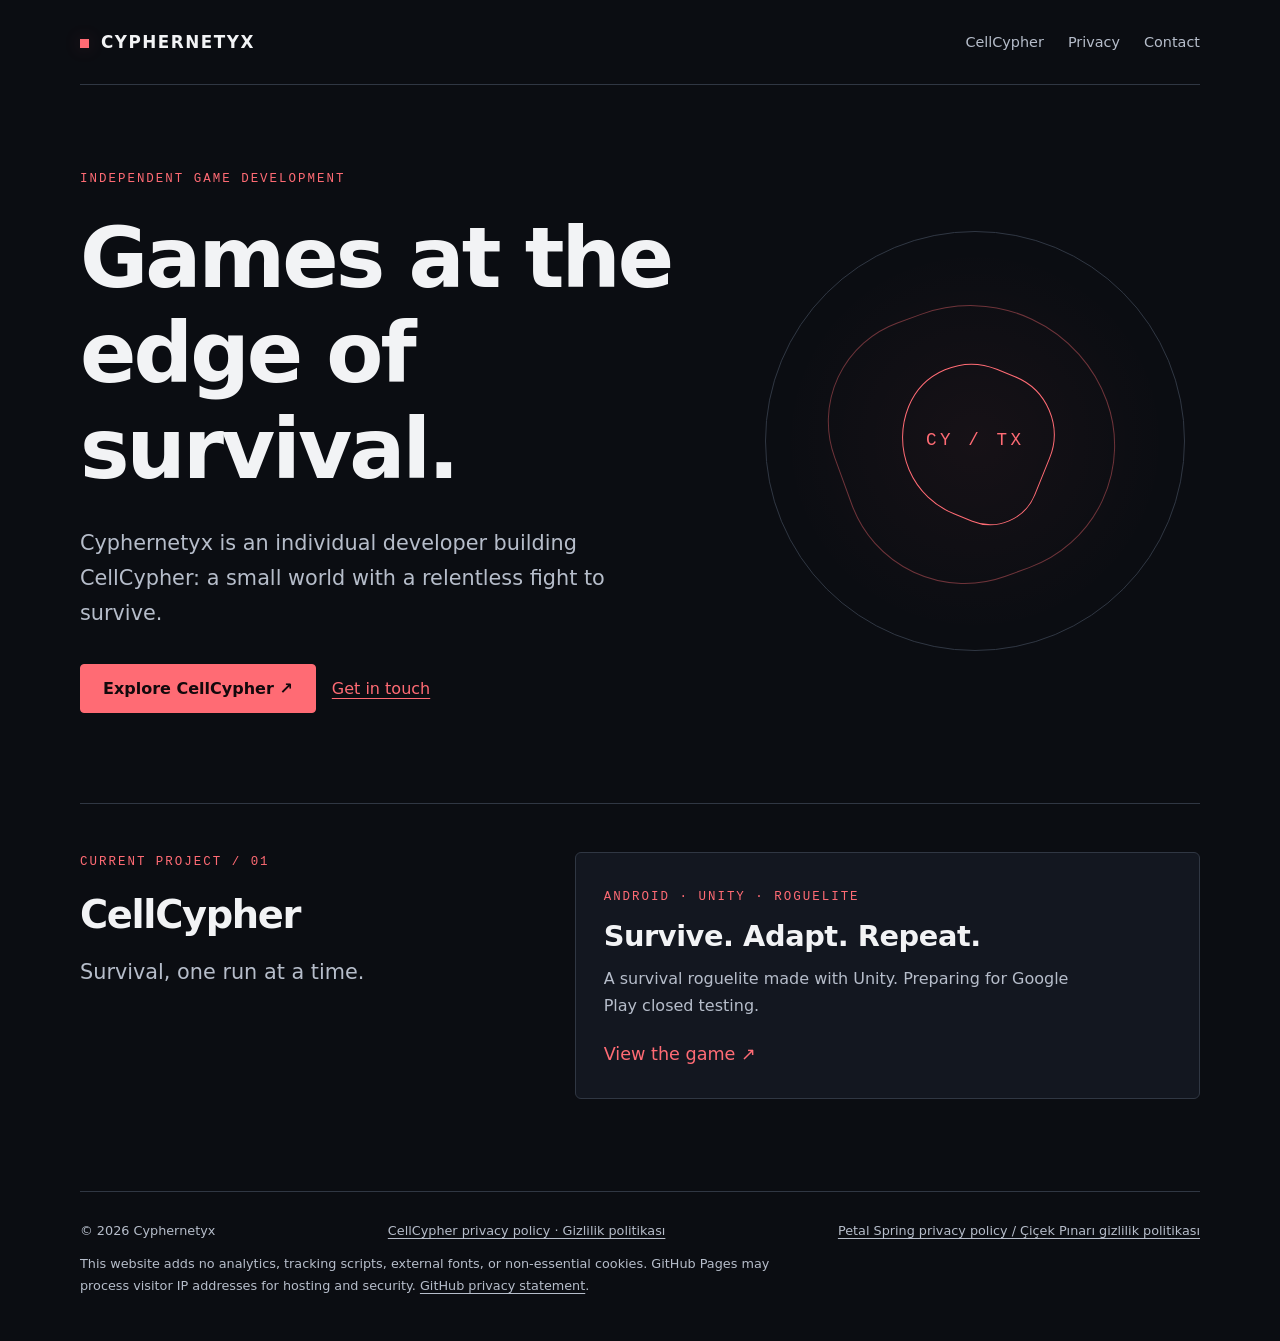
<file: index.html>
<!doctype html>
<html lang="en">
<head><meta charset="utf-8"><meta name="viewport" content="width=device-width,initial-scale=1"><meta name="description" content="Cyphernetyx — independent game development. Discover CellCypher, an Android survival roguelite."><title>Cyphernetyx — Independent games</title><link rel="stylesheet" href="assets/style.css"></head>
<body>
<a class="skip" href="#main">Skip to content</a>
<header><a class="brand" href="./" aria-label="Cyphernetyx home">CYPHERNETYX</a><nav aria-label="Main navigation"><a href="cellcypher/">CellCypher</a><a href="cellcypher/privacy-policy/">Privacy</a><a href="contact/">Contact</a></nav></header>
<main id="main">
<section class="hero" aria-labelledby="hero-title"><div class="hero-copy"><p class="eyebrow">Independent game development</p><h1 id="hero-title">Games at the edge of survival.</h1><p class="lead">Cyphernetyx is an individual developer building CellCypher: a small world with a relentless fight to survive.</p><div class="actions"><a class="button" href="cellcypher/">Explore CellCypher <span aria-hidden="true">&nbsp;↗</span></a><a href="contact/">Get in touch</a></div></div><div class="sigil" aria-hidden="true"><span>CY / TX</span></div></section>
<section class="section split" aria-labelledby="project-title"><div><p class="eyebrow">Current project / 01</p><h2 id="project-title">CellCypher</h2><p class="lead">Survival, one run at a time.</p></div><a class="project" href="cellcypher/"><span class="eyebrow">Android · Unity · Roguelite</span><h3>Survive. Adapt. Repeat.</h3><p>A survival roguelite made with Unity. Preparing for Google Play closed testing.</p><span class="arrow">View the game <span aria-hidden="true">↗</span></span></a></section>

</main>
<footer><div class="foot-row"><span>© 2026 Cyphernetyx</span><a href="cellcypher/privacy-policy/">CellCypher privacy policy · Gizlilik politikası</a><a href="petal-spring/privacy-policy/">Petal Spring privacy policy / Çiçek Pınarı gizlilik politikası</a></div><p>This website adds no analytics, tracking scripts, external fonts, or non-essential cookies. GitHub Pages may process visitor IP addresses for hosting and security. <a href="https://docs.github.com/en/site-policy/privacy-policies/github-general-privacy-statement">GitHub privacy statement</a>.</p></footer>
</body></html>
</file>
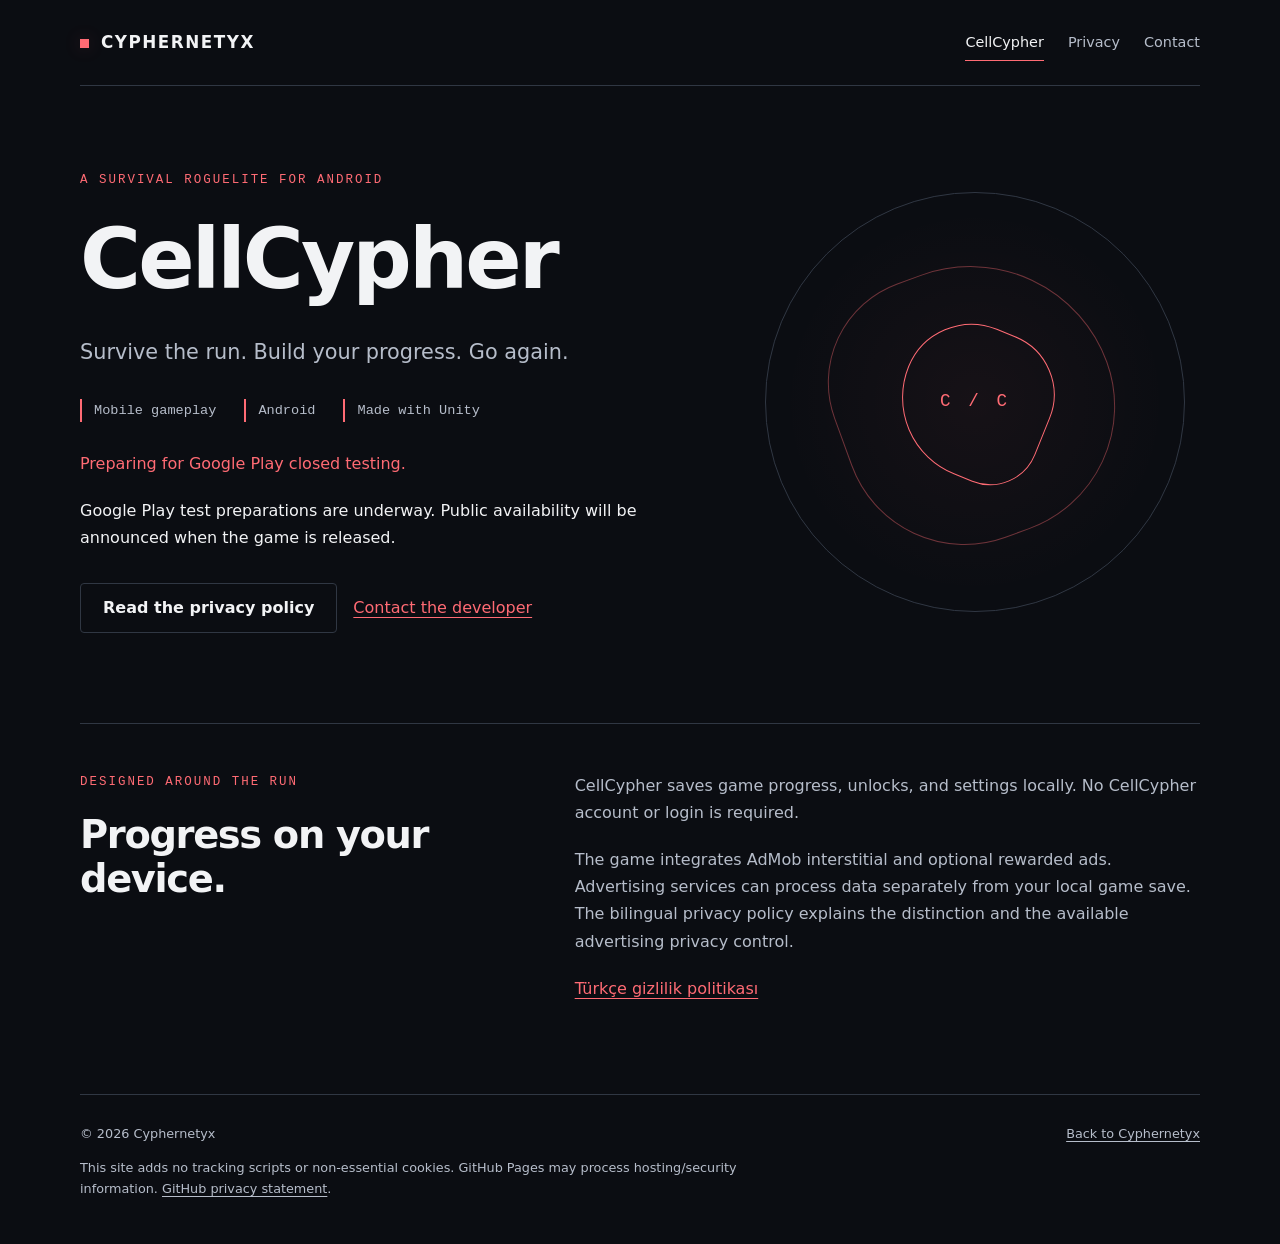
<file: cellcypher/index.html>
<!doctype html>
<html lang="en">
<head><meta charset="utf-8"><meta name="viewport" content="width=device-width,initial-scale=1"><meta name="description" content="CellCypher, an Android survival roguelite developed by Cyphernetyx."><title>CellCypher — Cyphernetyx</title><link rel="stylesheet" href="../assets/style.css"></head>
<body>
<a class="skip" href="#main">Skip to content</a>
<header><a class="brand" href="../" aria-label="Cyphernetyx home">CYPHERNETYX</a><nav aria-label="Main navigation"><a href="./" aria-current="page">CellCypher</a><a href="privacy-policy/">Privacy</a><a href="../contact/">Contact</a></nav></header>
<main id="main">
<section class="hero" aria-labelledby="game-title"><div class="hero-copy"><p class="eyebrow">A survival roguelite for Android</p><h1 id="game-title">CellCypher</h1><p class="lead">Survive the run. Build your progress. Go again.</p><ul class="facts" aria-label="Game details"><li>Mobile gameplay</li><li>Android</li><li>Made with Unity</li></ul><p class="status">Preparing for Google Play closed testing.</p><p>Google Play test preparations are underway. Public availability will be announced when the game is released.</p><div class="actions"><a class="button secondary" href="privacy-policy/">Read the privacy policy</a><a href="../contact/">Contact the developer</a></div></div><div class="sigil" aria-hidden="true"><span>C / C</span></div></section>
<section class="section split" aria-labelledby="play-title"><div><p class="eyebrow">Designed around the run</p><h2 id="play-title">Progress on your device.</h2></div><div class="prose"><p>CellCypher saves game progress, unlocks, and settings locally. No CellCypher account or login is required.</p><p>The game integrates AdMob interstitial and optional rewarded ads. Advertising services can process data separately from your local game save. The bilingual privacy policy explains the distinction and the available advertising privacy control.</p><a href="privacy-policy/#tr" lang="tr">Türkçe gizlilik politikası</a></div></section>

</main>
<footer><div class="foot-row"><span>© 2026 Cyphernetyx</span><a href="../">Back to Cyphernetyx</a></div><p>This site adds no tracking scripts or non-essential cookies. GitHub Pages may process hosting/security information. <a href="https://docs.github.com/en/site-policy/privacy-policies/github-general-privacy-statement">GitHub privacy statement</a>.</p></footer>
</body></html>
</file>
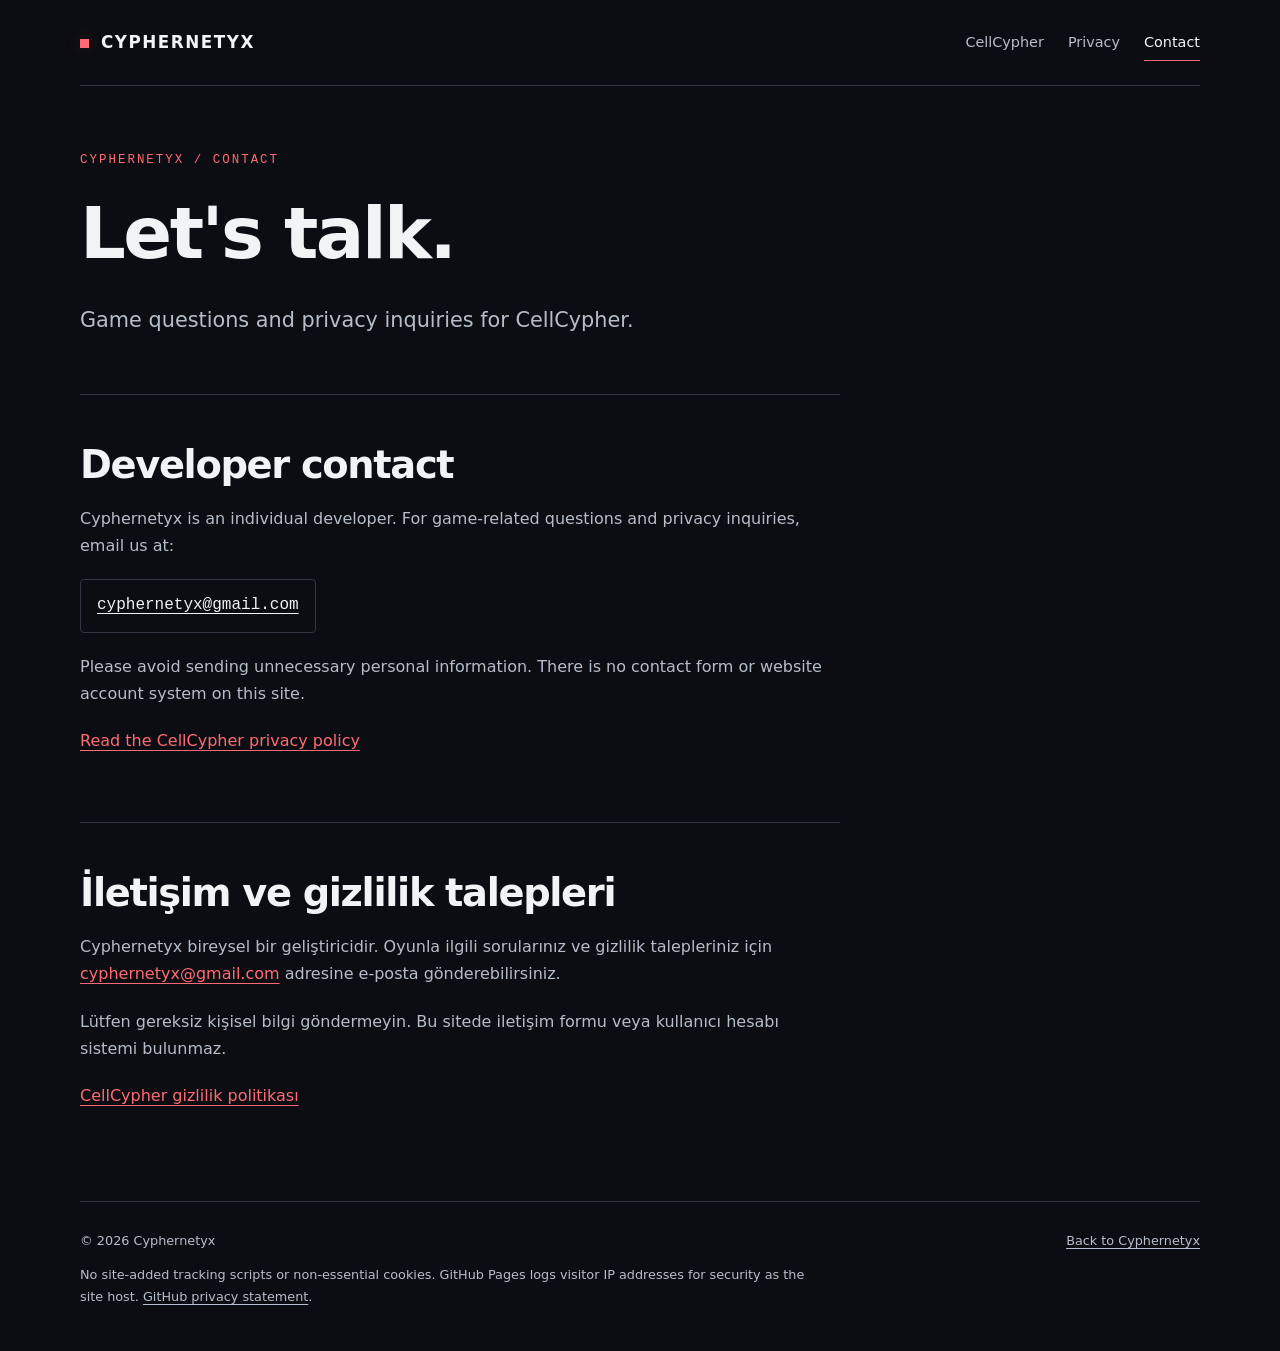
<file: contact/index.html>
<!doctype html>
<html lang="en">
<head><meta charset="utf-8"><meta name="viewport" content="width=device-width,initial-scale=1"><meta name="description" content="Contact information for Cyphernetyx and CellCypher privacy inquiries."><title>Contact — Cyphernetyx</title><link rel="stylesheet" href="../assets/style.css"></head>
<body>
<a class="skip" href="#main">Skip to content</a>
<header><a class="brand" href="../" aria-label="Cyphernetyx home">CYPHERNETYX</a><nav aria-label="Main navigation"><a href="../cellcypher/">CellCypher</a><a href="../cellcypher/privacy-policy/">Privacy</a><a href="./" aria-current="page">Contact</a></nav></header>
<main id="main">
<div class="page-heading"><p class="eyebrow">Cyphernetyx / Contact</p><h1>Let's talk.</h1><p class="lead">Game questions and privacy inquiries for CellCypher.</p></div>
<section class="section prose" aria-labelledby="contact-title"><h2 id="contact-title">Developer contact</h2><p>Cyphernetyx is an individual developer. For game-related questions and privacy inquiries, email us at:</p><p><a class="contact-email" href="mailto:cyphernetyx@gmail.com">cyphernetyx@gmail.com</a></p><p>Please avoid sending unnecessary personal information. There is no contact form or website account system on this site.</p><p><a href="../cellcypher/privacy-policy/">Read the CellCypher privacy policy</a></p></section>
<section class="section prose" lang="tr" aria-labelledby="contact-tr"><h2 id="contact-tr">İletişim ve gizlilik talepleri</h2><p>Cyphernetyx bireysel bir geliştiricidir. Oyunla ilgili sorularınız ve gizlilik talepleriniz için <a href="mailto:cyphernetyx@gmail.com">cyphernetyx@gmail.com</a> adresine e-posta gönderebilirsiniz.</p><p>Lütfen gereksiz kişisel bilgi göndermeyin. Bu sitede iletişim formu veya kullanıcı hesabı sistemi bulunmaz.</p><a href="../cellcypher/privacy-policy/#tr">CellCypher gizlilik politikası</a></section>
</main>
<footer><div class="foot-row"><span>© 2026 Cyphernetyx</span><a href="../">Back to Cyphernetyx</a></div><p>No site-added tracking scripts or non-essential cookies. GitHub Pages logs visitor IP addresses for security as the site host. <a href="https://docs.github.com/en/site-policy/privacy-policies/github-general-privacy-statement">GitHub privacy statement</a>.</p></footer>
</body></html>
</file>
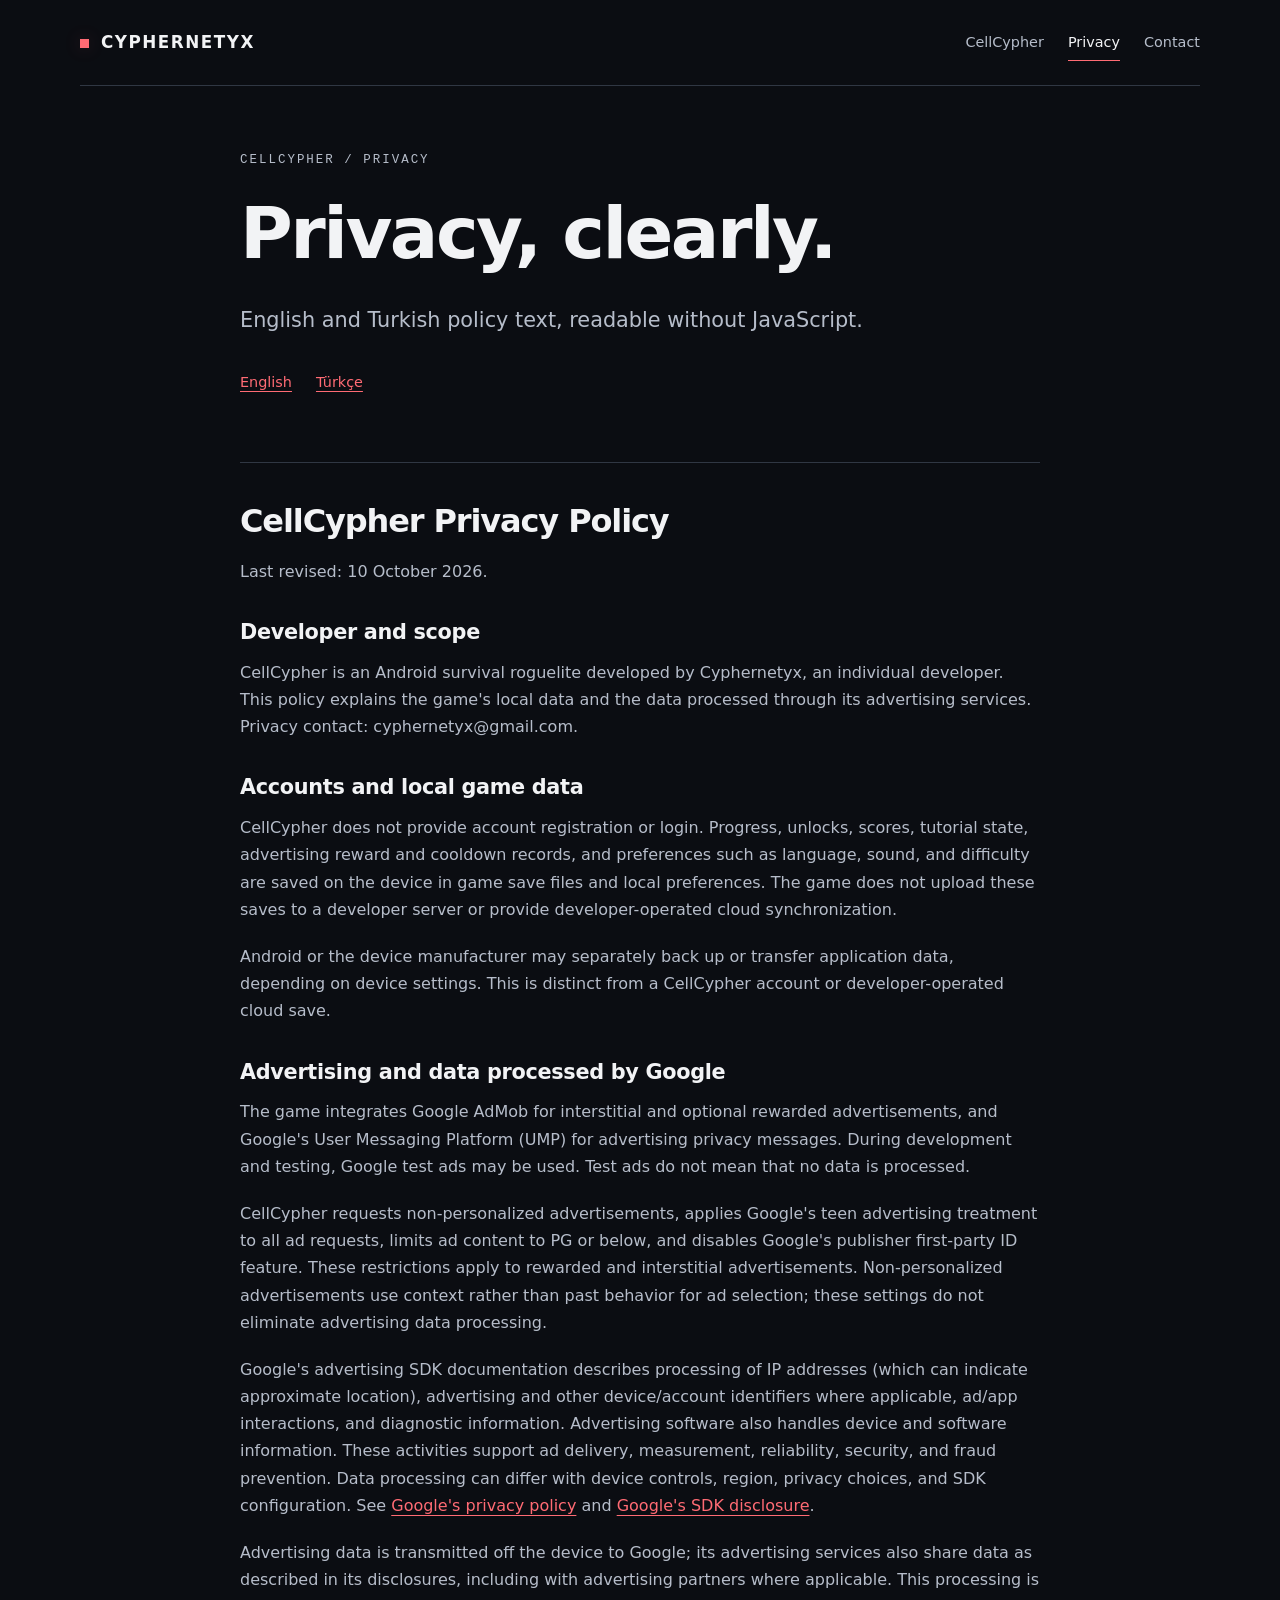
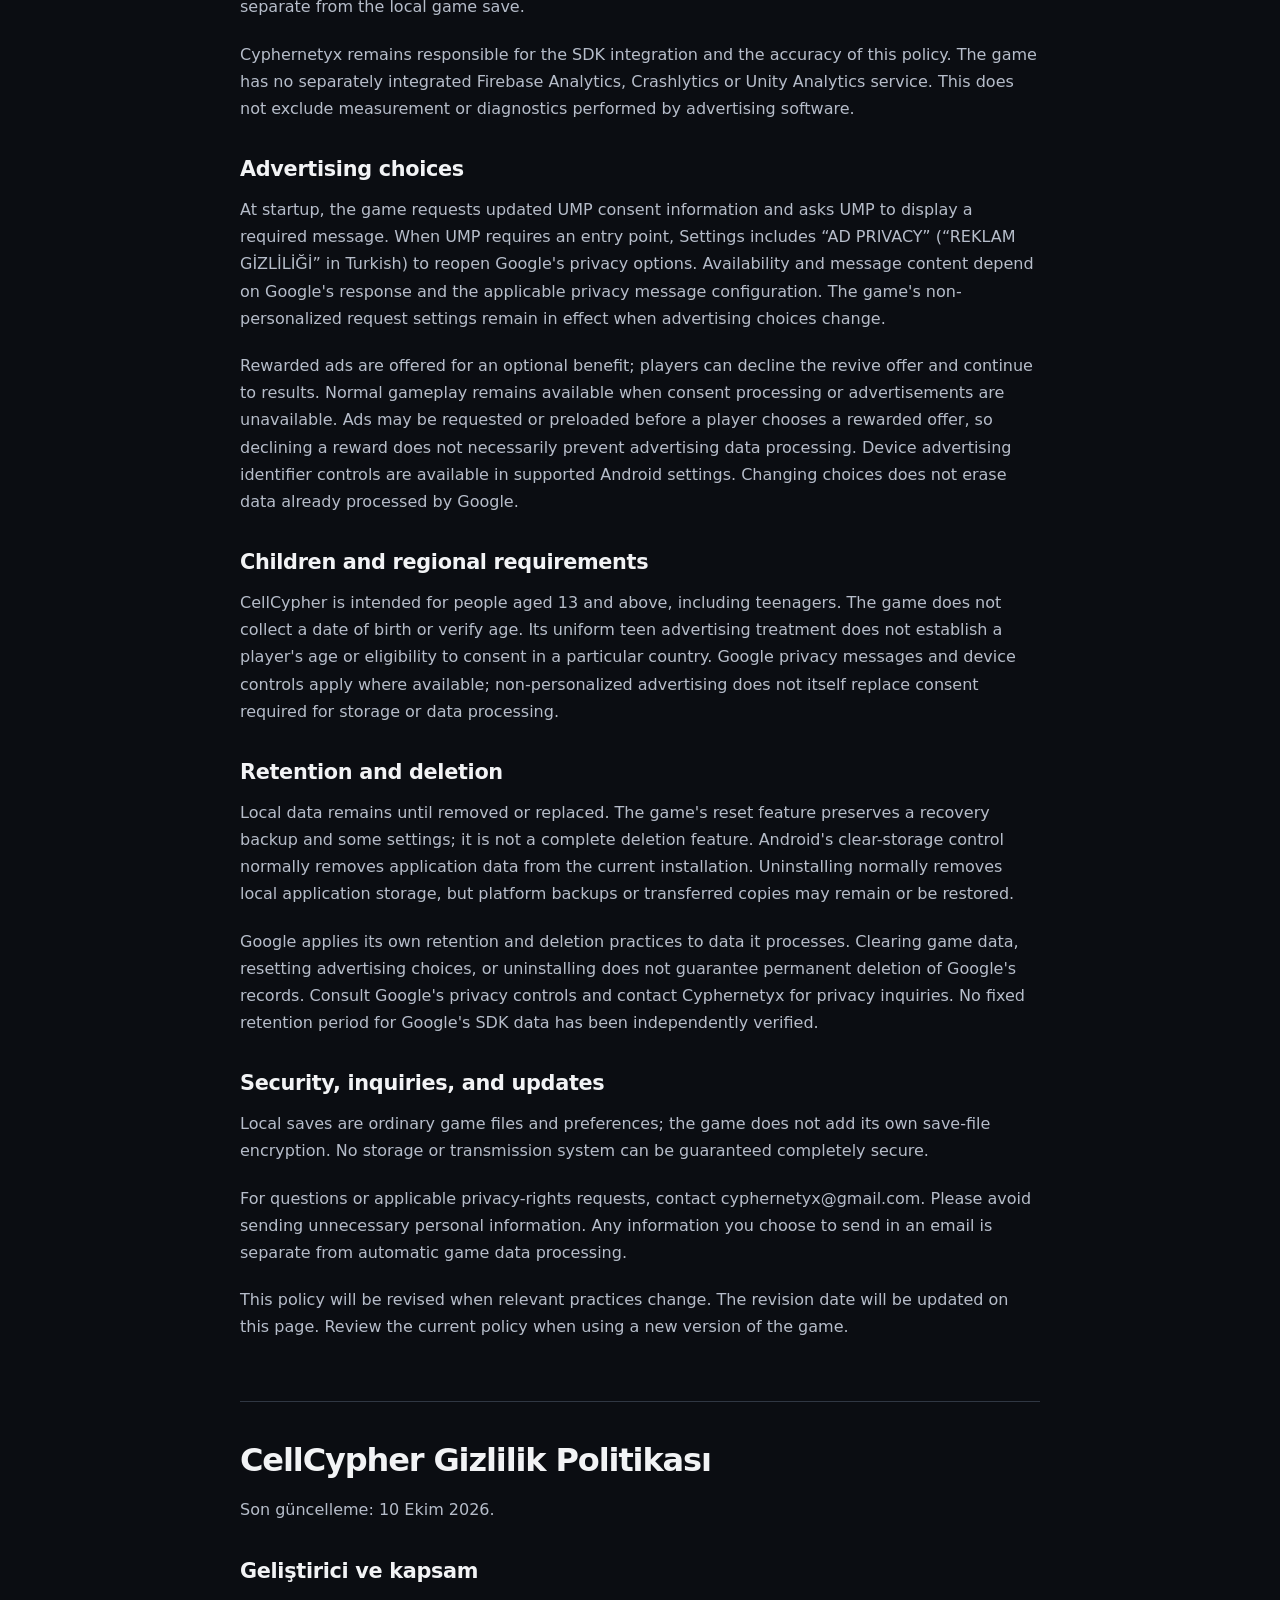
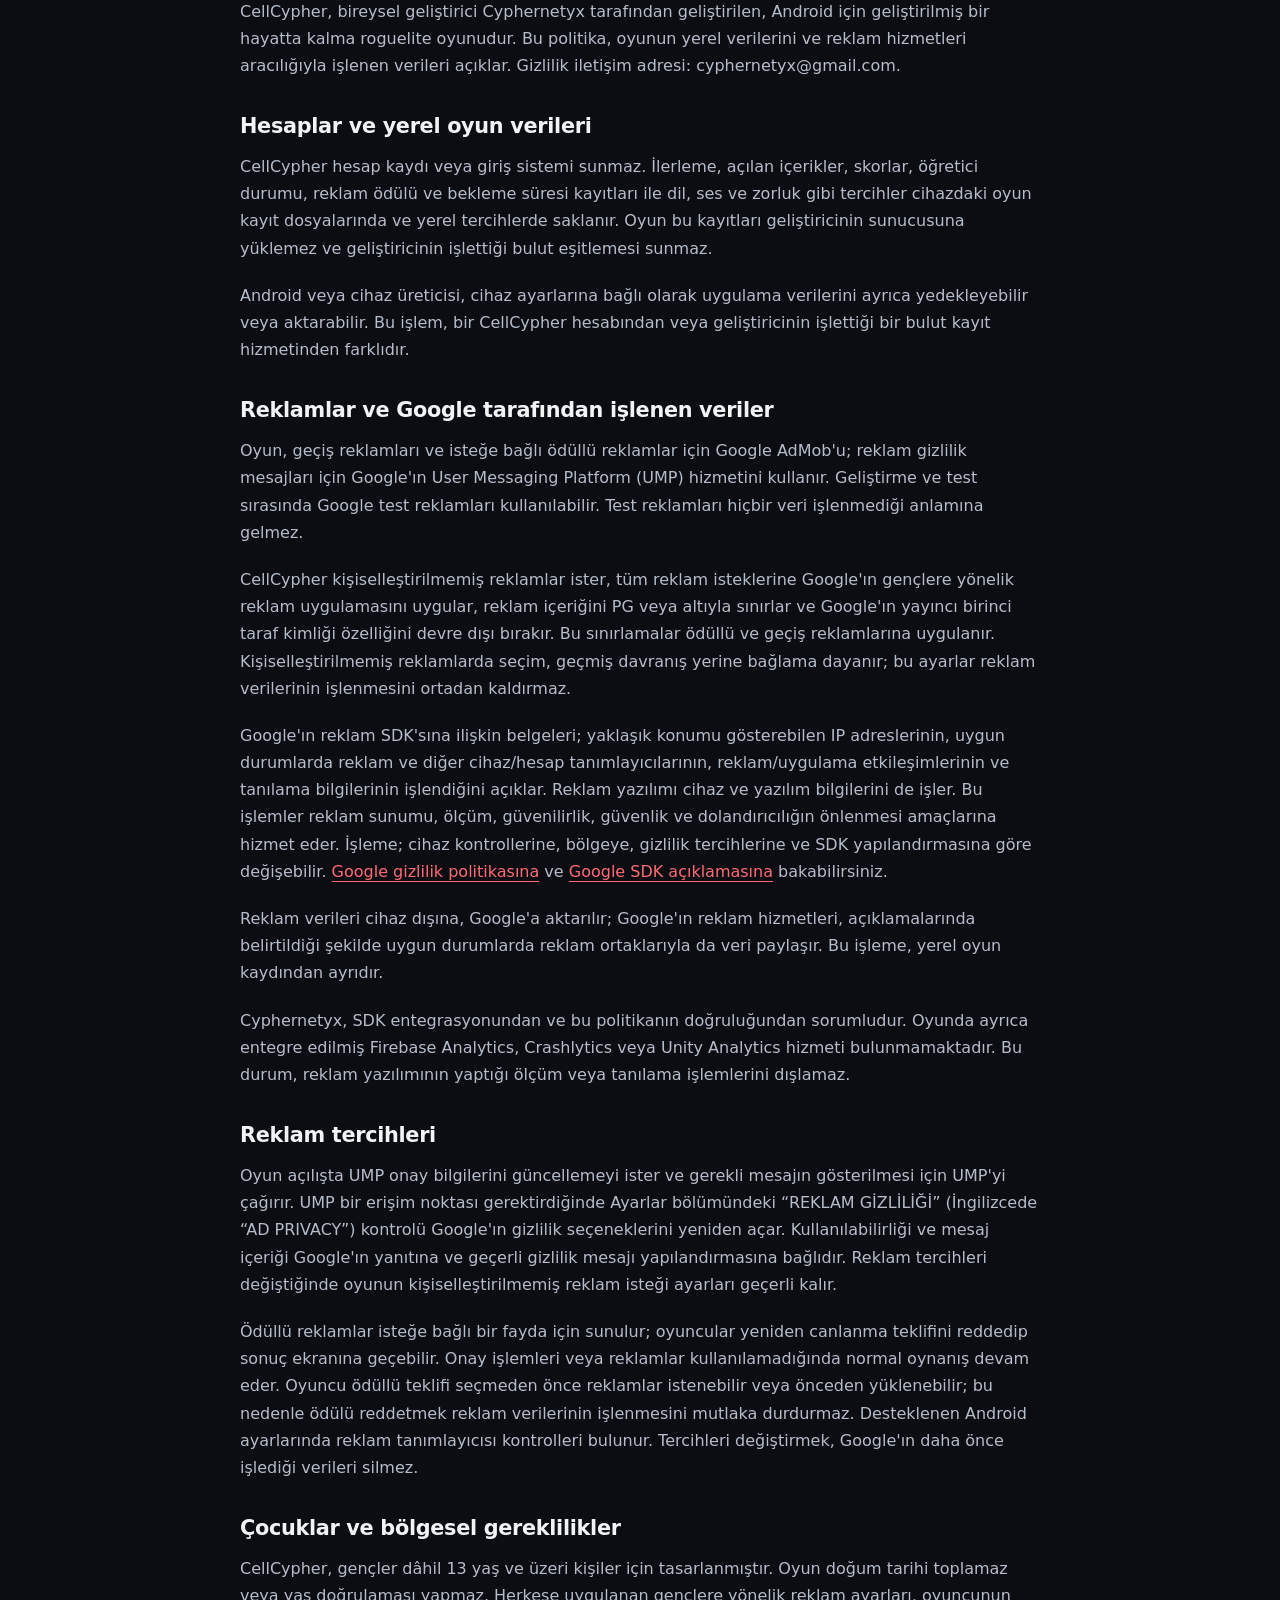
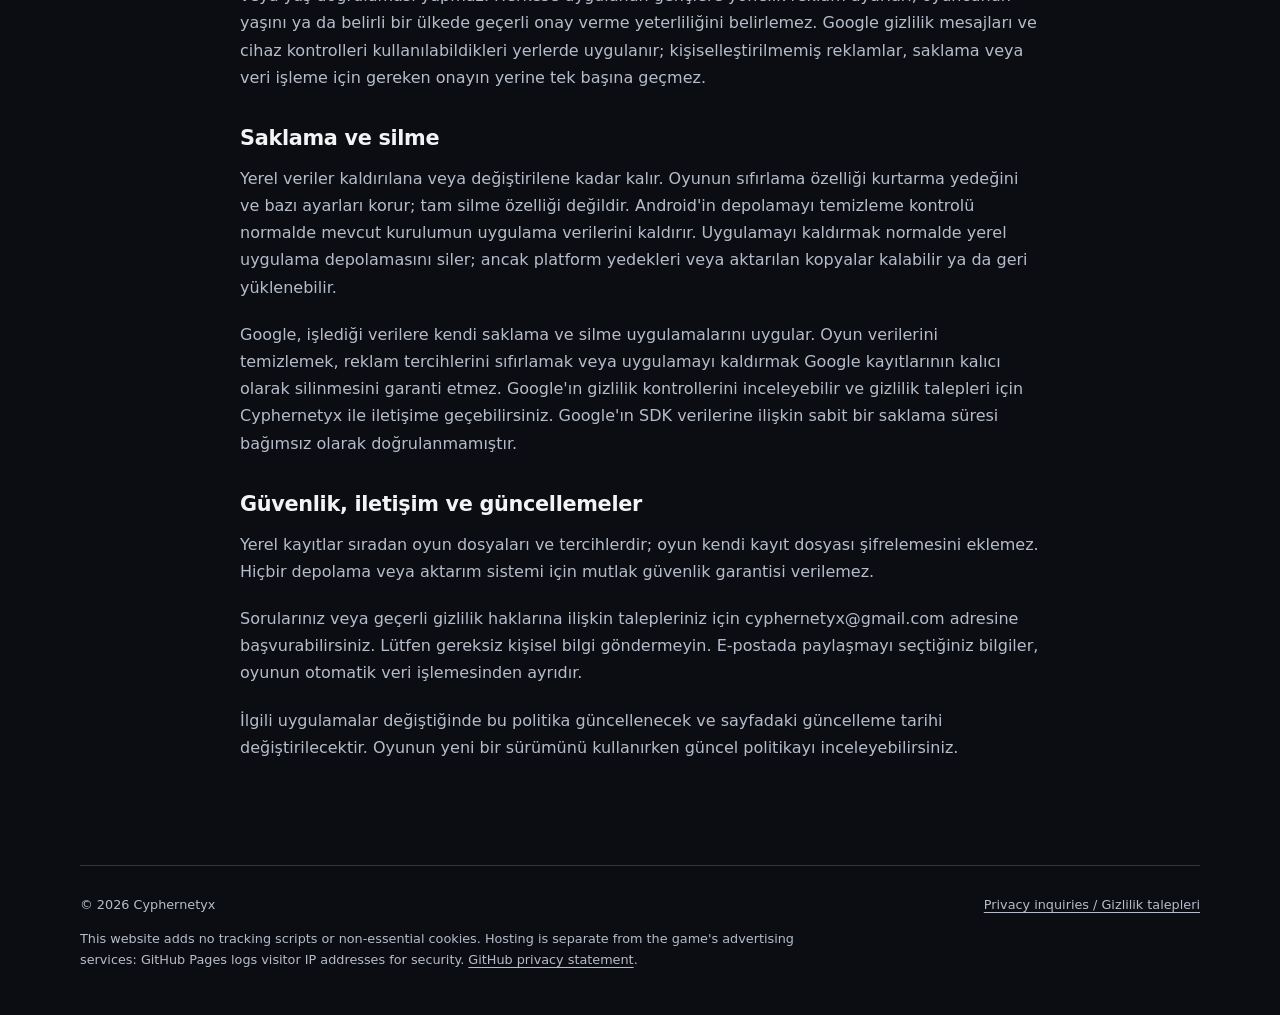
<file: cellcypher/privacy-policy/index.html>
<!doctype html>
<html lang="en">
<head><meta charset="utf-8"><meta name="viewport" content="width=device-width,initial-scale=1"><meta name="description" content="CellCypher privacy policy in English and Turkish: local game saves and Google advertising services."><title>CellCypher Privacy Policy / Gizlilik Politikası</title><link rel="stylesheet" href="../../assets/style.css"></head>
<body>
<a class="skip" href="#main">Skip to content / İçeriğe geç</a>
<header><a class="brand" href="../../" aria-label="Cyphernetyx home">CYPHERNETYX</a><nav aria-label="Main navigation"><a href="../">CellCypher</a><a href="./" aria-current="page">Privacy</a><a href="../../contact/">Contact</a></nav></header>
<main id="main" class="policy">
<div class="page-heading"><p class="eyebrow">CellCypher / Privacy</p><h1>Privacy, clearly.</h1><p class="lead">English and Turkish policy text, readable without JavaScript.</p><nav class="language-links" aria-label="Policy language / Politika dili"><a href="#en" lang="en">English</a><a href="#tr" lang="tr">Türkçe</a></nav></div>
<section id="en" lang="en" aria-labelledby="policy-en-title">
<!-- POLICY_EN_START -->
<h2 id="policy-en-title">CellCypher Privacy Policy</h2>
<p>Last revised: 10 October 2026.</p>
<h3>Developer and scope</h3>
<p>CellCypher is an Android survival roguelite developed by Cyphernetyx, an individual developer. This policy explains the game&#x27;s local data and the data processed through its advertising services. Privacy contact: cyphernetyx@gmail.com.</p>
<h3>Accounts and local game data</h3>
<p>CellCypher does not provide account registration or login. Progress, unlocks, scores, tutorial state, advertising reward and cooldown records, and preferences such as language, sound, and difficulty are saved on the device in game save files and local preferences. The game does not upload these saves to a developer server or provide developer-operated cloud synchronization.</p>
<p>Android or the device manufacturer may separately back up or transfer application data, depending on device settings. This is distinct from a CellCypher account or developer-operated cloud save.</p>
<h3>Advertising and data processed by Google</h3>
<p>The game integrates Google AdMob for interstitial and optional rewarded advertisements, and Google&#x27;s User Messaging Platform (UMP) for advertising privacy messages. During development and testing, Google test ads may be used. Test ads do not mean that no data is processed.</p>
<p>CellCypher requests non-personalized advertisements, applies Google&#x27;s teen advertising treatment to all ad requests, limits ad content to PG or below, and disables Google&#x27;s publisher first-party ID feature. These restrictions apply to rewarded and interstitial advertisements. Non-personalized advertisements use context rather than past behavior for ad selection; these settings do not eliminate advertising data processing.</p>
<p>Google&#x27;s advertising SDK documentation describes processing of IP addresses (which can indicate approximate location), advertising and other device/account identifiers where applicable, ad/app interactions, and diagnostic information. Advertising software also handles device and software information. These activities support ad delivery, measurement, reliability, security, and fraud prevention. Data processing can differ with device controls, region, privacy choices, and SDK configuration. See <a href="https://policies.google.com/privacy">Google&#x27;s privacy policy</a> and <a href="https://developers.google.com/admob/android/privacy/play-data-disclosure">Google&#x27;s SDK disclosure</a>.</p>
<p>Advertising data is transmitted off the device to Google; its advertising services also share data as described in its disclosures, including with advertising partners where applicable. This processing is separate from the local game save.</p>
<p>Cyphernetyx remains responsible for the SDK integration and the accuracy of this policy. The game has no separately integrated Firebase Analytics, Crashlytics or Unity Analytics service. This does not exclude measurement or diagnostics performed by advertising software.</p>
<h3>Advertising choices</h3>
<p>At startup, the game requests updated UMP consent information and asks UMP to display a required message. When UMP requires an entry point, Settings includes “AD PRIVACY” (“REKLAM GİZLİLİĞİ” in Turkish) to reopen Google&#x27;s privacy options. Availability and message content depend on Google&#x27;s response and the applicable privacy message configuration. The game&#x27;s non-personalized request settings remain in effect when advertising choices change.</p>
<p>Rewarded ads are offered for an optional benefit; players can decline the revive offer and continue to results. Normal gameplay remains available when consent processing or advertisements are unavailable. Ads may be requested or preloaded before a player chooses a rewarded offer, so declining a reward does not necessarily prevent advertising data processing. Device advertising identifier controls are available in supported Android settings. Changing choices does not erase data already processed by Google.</p>
<h3>Children and regional requirements</h3>
<p>CellCypher is intended for people aged 13 and above, including teenagers. The game does not collect a date of birth or verify age. Its uniform teen advertising treatment does not establish a player&#x27;s age or eligibility to consent in a particular country. Google privacy messages and device controls apply where available; non-personalized advertising does not itself replace consent required for storage or data processing.</p>
<h3>Retention and deletion</h3>
<p>Local data remains until removed or replaced. The game&#x27;s reset feature preserves a recovery backup and some settings; it is not a complete deletion feature. Android&#x27;s clear-storage control normally removes application data from the current installation. Uninstalling normally removes local application storage, but platform backups or transferred copies may remain or be restored.</p>
<p>Google applies its own retention and deletion practices to data it processes. Clearing game data, resetting advertising choices, or uninstalling does not guarantee permanent deletion of Google&#x27;s records. Consult Google&#x27;s privacy controls and contact Cyphernetyx for privacy inquiries. No fixed retention period for Google&#x27;s SDK data has been independently verified.</p>
<h3>Security, inquiries, and updates</h3>
<p>Local saves are ordinary game files and preferences; the game does not add its own save-file encryption. No storage or transmission system can be guaranteed completely secure.</p>
<p>For questions or applicable privacy-rights requests, contact cyphernetyx@gmail.com. Please avoid sending unnecessary personal information. Any information you choose to send in an email is separate from automatic game data processing.</p>
<p>This policy will be revised when relevant practices change. The revision date will be updated on this page. Review the current policy when using a new version of the game.</p>
<!-- POLICY_EN_END -->
</section>
<section id="tr" lang="tr" aria-labelledby="policy-tr-title">
<!-- POLICY_TR_START -->
<h2 id="policy-tr-title">CellCypher Gizlilik Politikası</h2>
<p>Son güncelleme: 10 Ekim 2026.</p>
<h3>Geliştirici ve kapsam</h3>
<p>CellCypher, bireysel geliştirici Cyphernetyx tarafından geliştirilen, Android için geliştirilmiş bir hayatta kalma roguelite oyunudur. Bu politika, oyunun yerel verilerini ve reklam hizmetleri aracılığıyla işlenen verileri açıklar. Gizlilik iletişim adresi: cyphernetyx@gmail.com.</p>
<h3>Hesaplar ve yerel oyun verileri</h3>
<p>CellCypher hesap kaydı veya giriş sistemi sunmaz. İlerleme, açılan içerikler, skorlar, öğretici durumu, reklam ödülü ve bekleme süresi kayıtları ile dil, ses ve zorluk gibi tercihler cihazdaki oyun kayıt dosyalarında ve yerel tercihlerde saklanır. Oyun bu kayıtları geliştiricinin sunucusuna yüklemez ve geliştiricinin işlettiği bulut eşitlemesi sunmaz.</p>
<p>Android veya cihaz üreticisi, cihaz ayarlarına bağlı olarak uygulama verilerini ayrıca yedekleyebilir veya aktarabilir. Bu işlem, bir CellCypher hesabından veya geliştiricinin işlettiği bir bulut kayıt hizmetinden farklıdır.</p>
<h3>Reklamlar ve Google tarafından işlenen veriler</h3>
<p>Oyun, geçiş reklamları ve isteğe bağlı ödüllü reklamlar için Google AdMob&#x27;u; reklam gizlilik mesajları için Google&#x27;ın User Messaging Platform (UMP) hizmetini kullanır. Geliştirme ve test sırasında Google test reklamları kullanılabilir. Test reklamları hiçbir veri işlenmediği anlamına gelmez.</p>
<p>CellCypher kişiselleştirilmemiş reklamlar ister, tüm reklam isteklerine Google&#x27;ın gençlere yönelik reklam uygulamasını uygular, reklam içeriğini PG veya altıyla sınırlar ve Google&#x27;ın yayıncı birinci taraf kimliği özelliğini devre dışı bırakır. Bu sınırlamalar ödüllü ve geçiş reklamlarına uygulanır. Kişiselleştirilmemiş reklamlarda seçim, geçmiş davranış yerine bağlama dayanır; bu ayarlar reklam verilerinin işlenmesini ortadan kaldırmaz.</p>
<p>Google&#x27;ın reklam SDK&#x27;sına ilişkin belgeleri; yaklaşık konumu gösterebilen IP adreslerinin, uygun durumlarda reklam ve diğer cihaz/hesap tanımlayıcılarının, reklam/uygulama etkileşimlerinin ve tanılama bilgilerinin işlendiğini açıklar. Reklam yazılımı cihaz ve yazılım bilgilerini de işler. Bu işlemler reklam sunumu, ölçüm, güvenilirlik, güvenlik ve dolandırıcılığın önlenmesi amaçlarına hizmet eder. İşleme; cihaz kontrollerine, bölgeye, gizlilik tercihlerine ve SDK yapılandırmasına göre değişebilir. <a href="https://policies.google.com/privacy">Google gizlilik politikasına</a> ve <a href="https://developers.google.com/admob/android/privacy/play-data-disclosure">Google SDK açıklamasına</a> bakabilirsiniz.</p>
<p>Reklam verileri cihaz dışına, Google&#x27;a aktarılır; Google&#x27;ın reklam hizmetleri, açıklamalarında belirtildiği şekilde uygun durumlarda reklam ortaklarıyla da veri paylaşır. Bu işleme, yerel oyun kaydından ayrıdır.</p>
<p>Cyphernetyx, SDK entegrasyonundan ve bu politikanın doğruluğundan sorumludur. Oyunda ayrıca entegre edilmiş Firebase Analytics, Crashlytics veya Unity Analytics hizmeti bulunmamaktadır. Bu durum, reklam yazılımının yaptığı ölçüm veya tanılama işlemlerini dışlamaz.</p>
<h3>Reklam tercihleri</h3>
<p>Oyun açılışta UMP onay bilgilerini güncellemeyi ister ve gerekli mesajın gösterilmesi için UMP&#x27;yi çağırır. UMP bir erişim noktası gerektirdiğinde Ayarlar bölümündeki “REKLAM GİZLİLİĞİ” (İngilizcede “AD PRIVACY”) kontrolü Google&#x27;ın gizlilik seçeneklerini yeniden açar. Kullanılabilirliği ve mesaj içeriği Google&#x27;ın yanıtına ve geçerli gizlilik mesajı yapılandırmasına bağlıdır. Reklam tercihleri değiştiğinde oyunun kişiselleştirilmemiş reklam isteği ayarları geçerli kalır.</p>
<p>Ödüllü reklamlar isteğe bağlı bir fayda için sunulur; oyuncular yeniden canlanma teklifini reddedip sonuç ekranına geçebilir. Onay işlemleri veya reklamlar kullanılamadığında normal oynanış devam eder. Oyuncu ödüllü teklifi seçmeden önce reklamlar istenebilir veya önceden yüklenebilir; bu nedenle ödülü reddetmek reklam verilerinin işlenmesini mutlaka durdurmaz. Desteklenen Android ayarlarında reklam tanımlayıcısı kontrolleri bulunur. Tercihleri değiştirmek, Google&#x27;ın daha önce işlediği verileri silmez.</p>
<h3>Çocuklar ve bölgesel gereklilikler</h3>
<p>CellCypher, gençler dâhil 13 yaş ve üzeri kişiler için tasarlanmıştır. Oyun doğum tarihi toplamaz veya yaş doğrulaması yapmaz. Herkese uygulanan gençlere yönelik reklam ayarları, oyuncunun yaşını ya da belirli bir ülkede geçerli onay verme yeterliliğini belirlemez. Google gizlilik mesajları ve cihaz kontrolleri kullanılabildikleri yerlerde uygulanır; kişiselleştirilmemiş reklamlar, saklama veya veri işleme için gereken onayın yerine tek başına geçmez.</p>
<h3>Saklama ve silme</h3>
<p>Yerel veriler kaldırılana veya değiştirilene kadar kalır. Oyunun sıfırlama özelliği kurtarma yedeğini ve bazı ayarları korur; tam silme özelliği değildir. Android&#x27;in depolamayı temizleme kontrolü normalde mevcut kurulumun uygulama verilerini kaldırır. Uygulamayı kaldırmak normalde yerel uygulama depolamasını siler; ancak platform yedekleri veya aktarılan kopyalar kalabilir ya da geri yüklenebilir.</p>
<p>Google, işlediği verilere kendi saklama ve silme uygulamalarını uygular. Oyun verilerini temizlemek, reklam tercihlerini sıfırlamak veya uygulamayı kaldırmak Google kayıtlarının kalıcı olarak silinmesini garanti etmez. Google&#x27;ın gizlilik kontrollerini inceleyebilir ve gizlilik talepleri için Cyphernetyx ile iletişime geçebilirsiniz. Google&#x27;ın SDK verilerine ilişkin sabit bir saklama süresi bağımsız olarak doğrulanmamıştır.</p>
<h3>Güvenlik, iletişim ve güncellemeler</h3>
<p>Yerel kayıtlar sıradan oyun dosyaları ve tercihlerdir; oyun kendi kayıt dosyası şifrelemesini eklemez. Hiçbir depolama veya aktarım sistemi için mutlak güvenlik garantisi verilemez.</p>
<p>Sorularınız veya geçerli gizlilik haklarına ilişkin talepleriniz için cyphernetyx@gmail.com adresine başvurabilirsiniz. Lütfen gereksiz kişisel bilgi göndermeyin. E-postada paylaşmayı seçtiğiniz bilgiler, oyunun otomatik veri işlemesinden ayrıdır.</p>
<p>İlgili uygulamalar değiştiğinde bu politika güncellenecek ve sayfadaki güncelleme tarihi değiştirilecektir. Oyunun yeni bir sürümünü kullanırken güncel politikayı inceleyebilirsiniz.</p>
<!-- POLICY_TR_END -->
</section>
</main>
<footer><div class="foot-row"><span>© 2026 Cyphernetyx</span><a href="../../contact/">Privacy inquiries / Gizlilik talepleri</a></div><p>This website adds no tracking scripts or non-essential cookies. Hosting is separate from the game's advertising services: GitHub Pages logs visitor IP addresses for security. <a href="https://docs.github.com/en/site-policy/privacy-policies/github-general-privacy-statement">GitHub privacy statement</a>.</p></footer>
</body></html>
</file>
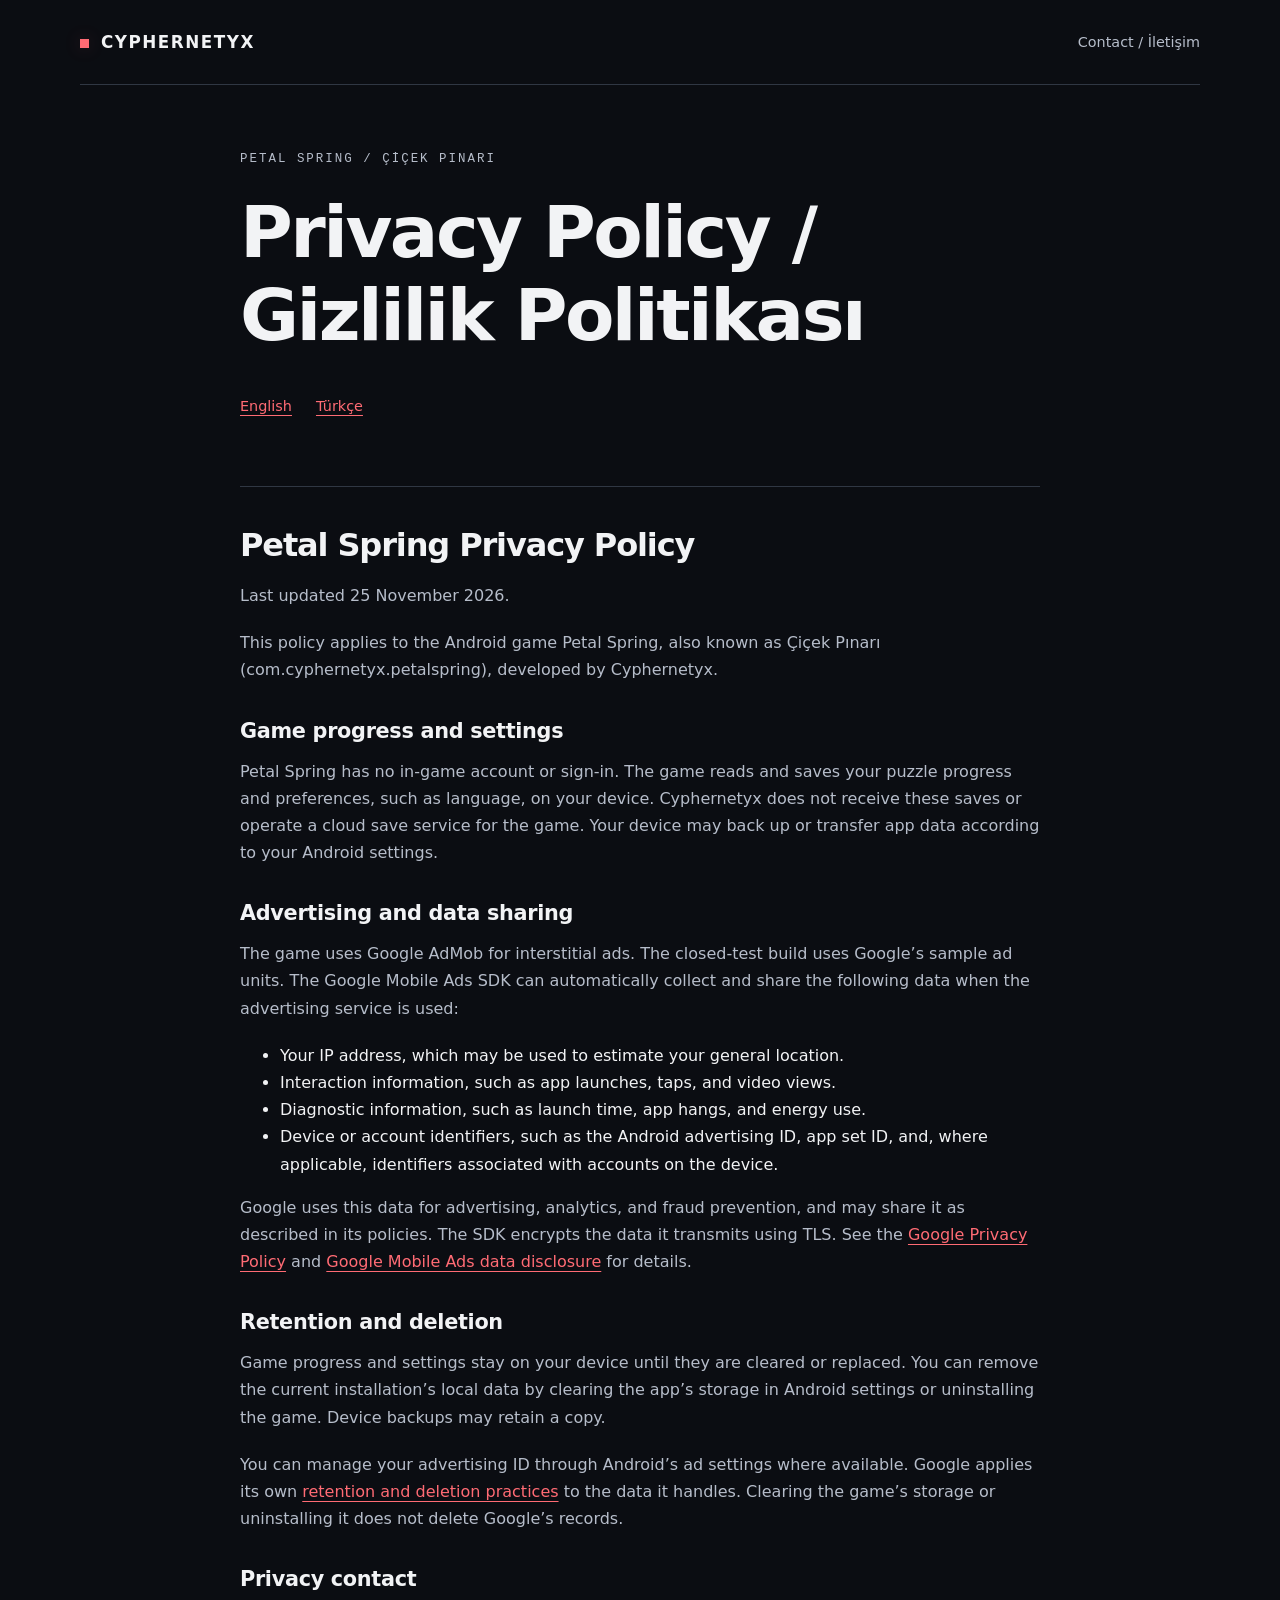
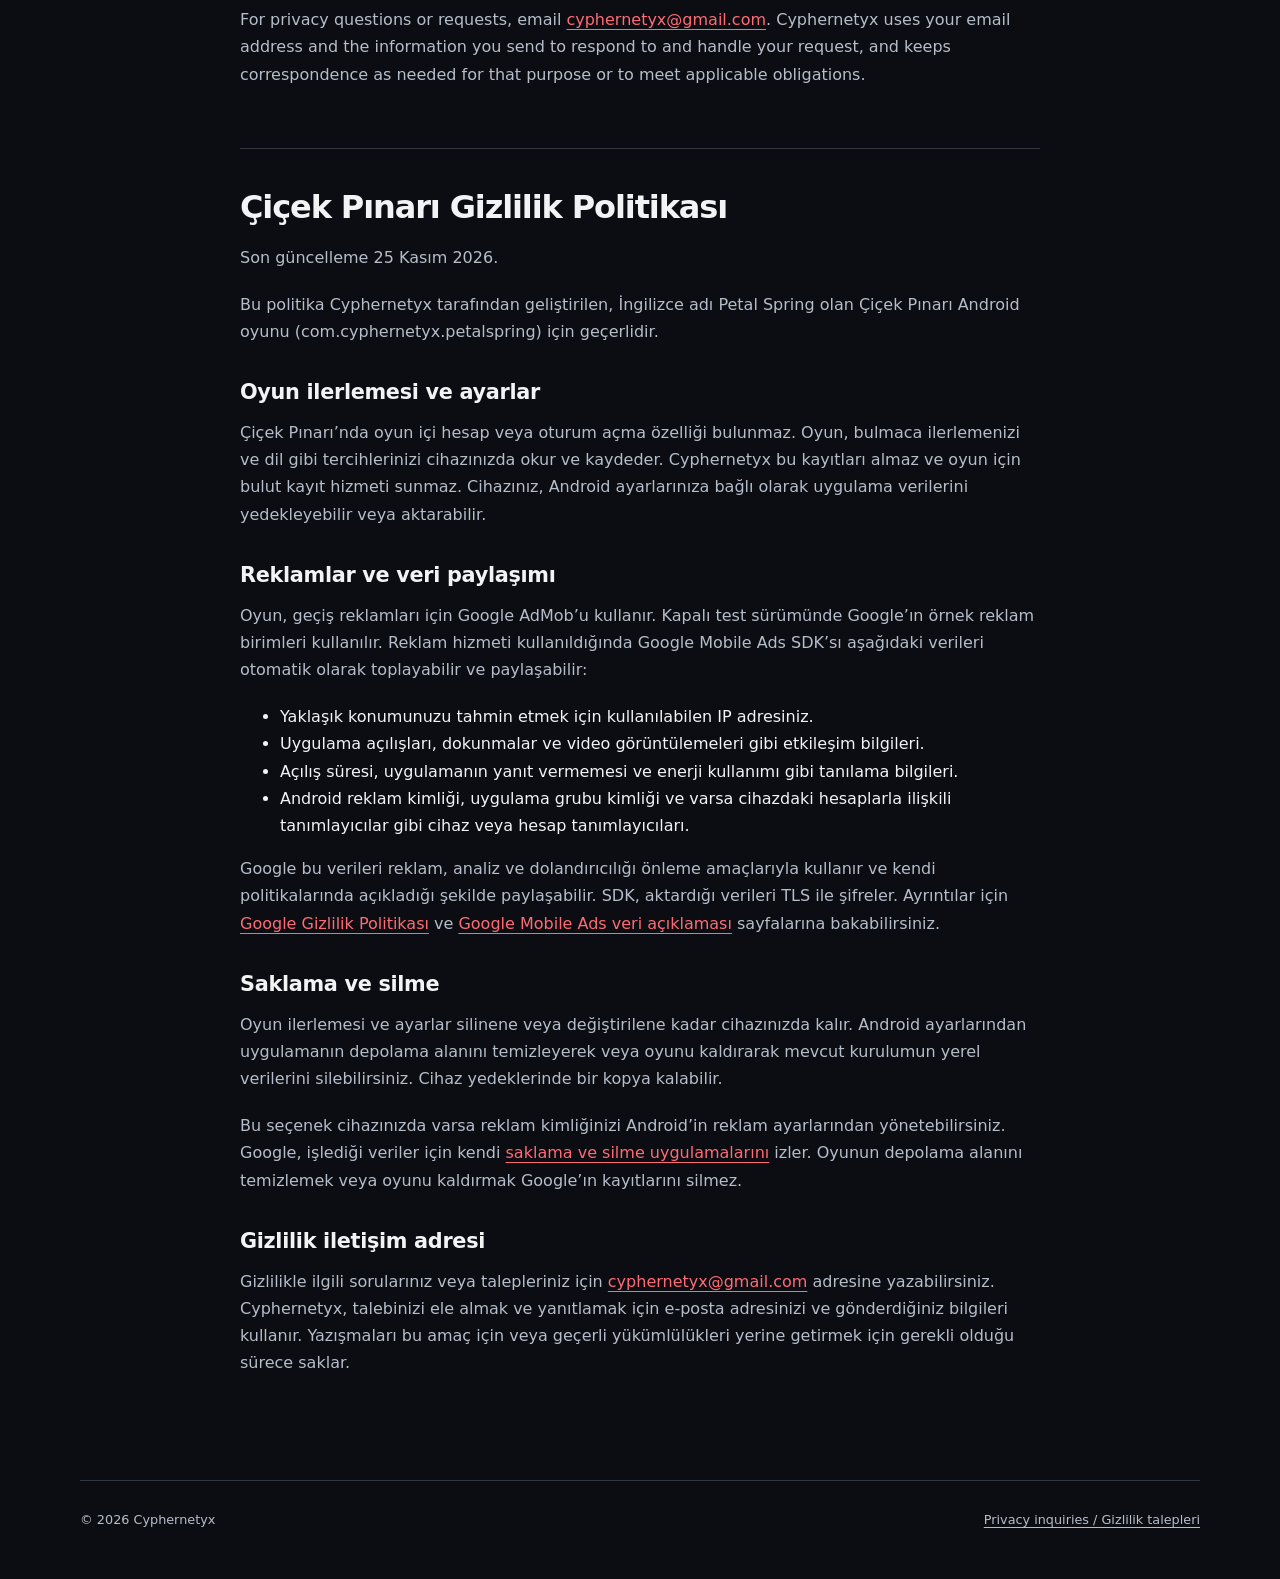
<file: petal-spring/privacy-policy/index.html>
<!doctype html>
<html lang="en">
<head>
  <meta charset="utf-8">
  <meta name="viewport" content="width=device-width, initial-scale=1">
  <meta name="description" content="Privacy policy for Petal Spring (Çiçek Pınarı) by Cyphernetyx, in English and Turkish.">
  <title>Petal Spring Privacy Policy / Çiçek Pınarı Gizlilik Politikası</title>
  <link rel="stylesheet" href="../../assets/style.css">
</head>
<body>
  <a class="skip" href="#main">Skip to content / İçeriğe geç</a>
  <header>
    <a class="brand" href="../../" aria-label="Cyphernetyx home">CYPHERNETYX</a>
    <nav aria-label="Main navigation"><a href="../../contact/">Contact / İletişim</a></nav>
  </header>
  <main id="main" class="policy">
    <div class="page-heading">
      <p class="eyebrow">Petal Spring / <span lang="tr">Çiçek Pınarı</span></p>
      <h1>Privacy Policy / <span lang="tr">Gizlilik Politikası</span></h1>
      <nav class="language-links" aria-label="Policy language / Politika dili">
        <a href="#en" lang="en">English</a>
        <a href="#tr" lang="tr">Türkçe</a>
      </nav>
    </div>
    <section id="en" lang="en" aria-labelledby="policy-en-title">
      <h2 id="policy-en-title">Petal Spring Privacy Policy</h2>
      <p>Last updated <time datetime="2026-11-25">25 November 2026</time>.</p>
      <p>This policy applies to the Android game Petal Spring, also known as Çiçek Pınarı (com.cyphernetyx.petalspring), developed by Cyphernetyx.</p>

      <h3>Game progress and settings</h3>
      <p>Petal Spring has no in-game account or sign-in. The game reads and saves your puzzle progress and preferences, such as language, on your device. Cyphernetyx does not receive these saves or operate a cloud save service for the game. Your device may back up or transfer app data according to your Android settings.</p>

      <h3>Advertising and data sharing</h3>
      <p>The game uses Google AdMob for interstitial ads. The closed-test build uses Google’s sample ad units. The Google Mobile Ads SDK can automatically collect and share the following data when the advertising service is used:</p>
      <ul>
        <li>Your IP address, which may be used to estimate your general location.</li>
        <li>Interaction information, such as app launches, taps, and video views.</li>
        <li>Diagnostic information, such as launch time, app hangs, and energy use.</li>
        <li>Device or account identifiers, such as the Android advertising ID, app set ID, and, where applicable, identifiers associated with accounts on the device.</li>
      </ul>
      <p>Google uses this data for advertising, analytics, and fraud prevention, and may share it as described in its policies. The SDK encrypts the data it transmits using TLS. See the <a href="https://policies.google.com/privacy">Google Privacy Policy</a> and <a href="https://developers.google.com/admob/unity/privacy/play-data-disclosure">Google Mobile Ads data disclosure</a> for details.</p>

      <h3>Retention and deletion</h3>
      <p>Game progress and settings stay on your device until they are cleared or replaced. You can remove the current installation’s local data by clearing the app’s storage in Android settings or uninstalling the game. Device backups may retain a copy.</p>
      <p>You can manage your advertising ID through Android’s ad settings where available. Google applies its own <a href="https://policies.google.com/technologies/retention">retention and deletion practices</a> to the data it handles. Clearing the game’s storage or uninstalling it does not delete Google’s records.</p>

      <h3>Privacy contact</h3>
      <p>For privacy questions or requests, email <a href="mailto:cyphernetyx@gmail.com">cyphernetyx@gmail.com</a>. Cyphernetyx uses your email address and the information you send to respond to and handle your request, and keeps correspondence as needed for that purpose or to meet applicable obligations.</p>
    </section>
    <section id="tr" lang="tr" aria-labelledby="policy-tr-title">
      <h2 id="policy-tr-title">Çiçek Pınarı Gizlilik Politikası</h2>
      <p>Son güncelleme <time datetime="2026-11-25">25 Kasım 2026</time>.</p>
      <p>Bu politika Cyphernetyx tarafından geliştirilen, İngilizce adı Petal Spring olan Çiçek Pınarı Android oyunu (com.cyphernetyx.petalspring) için geçerlidir.</p>

      <h3>Oyun ilerlemesi ve ayarlar</h3>
      <p>Çiçek Pınarı’nda oyun içi hesap veya oturum açma özelliği bulunmaz. Oyun, bulmaca ilerlemenizi ve dil gibi tercihlerinizi cihazınızda okur ve kaydeder. Cyphernetyx bu kayıtları almaz ve oyun için bulut kayıt hizmeti sunmaz. Cihazınız, Android ayarlarınıza bağlı olarak uygulama verilerini yedekleyebilir veya aktarabilir.</p>

      <h3>Reklamlar ve veri paylaşımı</h3>
      <p>Oyun, geçiş reklamları için Google AdMob’u kullanır. Kapalı test sürümünde Google’ın örnek reklam birimleri kullanılır. Reklam hizmeti kullanıldığında Google Mobile Ads SDK’sı aşağıdaki verileri otomatik olarak toplayabilir ve paylaşabilir:</p>
      <ul>
        <li>Yaklaşık konumunuzu tahmin etmek için kullanılabilen IP adresiniz.</li>
        <li>Uygulama açılışları, dokunmalar ve video görüntülemeleri gibi etkileşim bilgileri.</li>
        <li>Açılış süresi, uygulamanın yanıt vermemesi ve enerji kullanımı gibi tanılama bilgileri.</li>
        <li>Android reklam kimliği, uygulama grubu kimliği ve varsa cihazdaki hesaplarla ilişkili tanımlayıcılar gibi cihaz veya hesap tanımlayıcıları.</li>
      </ul>
      <p>Google bu verileri reklam, analiz ve dolandırıcılığı önleme amaçlarıyla kullanır ve kendi politikalarında açıkladığı şekilde paylaşabilir. SDK, aktardığı verileri TLS ile şifreler. Ayrıntılar için <a href="https://policies.google.com/privacy?hl=tr">Google Gizlilik Politikası</a> ve <a href="https://developers.google.com/admob/unity/privacy/play-data-disclosure?hl=tr">Google Mobile Ads veri açıklaması</a> sayfalarına bakabilirsiniz.</p>

      <h3>Saklama ve silme</h3>
      <p>Oyun ilerlemesi ve ayarlar silinene veya değiştirilene kadar cihazınızda kalır. Android ayarlarından uygulamanın depolama alanını temizleyerek veya oyunu kaldırarak mevcut kurulumun yerel verilerini silebilirsiniz. Cihaz yedeklerinde bir kopya kalabilir.</p>
      <p>Bu seçenek cihazınızda varsa reklam kimliğinizi Android’in reklam ayarlarından yönetebilirsiniz. Google, işlediği veriler için kendi <a href="https://policies.google.com/technologies/retention?hl=tr">saklama ve silme uygulamalarını</a> izler. Oyunun depolama alanını temizlemek veya oyunu kaldırmak Google’ın kayıtlarını silmez.</p>

      <h3>Gizlilik iletişim adresi</h3>
      <p>Gizlilikle ilgili sorularınız veya talepleriniz için <a href="mailto:cyphernetyx@gmail.com">cyphernetyx@gmail.com</a> adresine yazabilirsiniz. Cyphernetyx, talebinizi ele almak ve yanıtlamak için e-posta adresinizi ve gönderdiğiniz bilgileri kullanır. Yazışmaları bu amaç için veya geçerli yükümlülükleri yerine getirmek için gerekli olduğu sürece saklar.</p>
    </section>
  </main>
  <footer>
    <div class="foot-row"><span>© 2026 Cyphernetyx</span><a href="../../contact/">Privacy inquiries / Gizlilik talepleri</a></div>
  </footer>
</body>
</html>
</file>
<file: assets/style.css>
:root{color-scheme:dark;--bg:#0b0d12;--panel:#131720;--text:#f2f3f5;--muted:#b6bdca;--line:#303743;--accent:#ff6b74;--width:1120px;font-family:system-ui,-apple-system,BlinkMacSystemFont,"Segoe UI",sans-serif}
*{box-sizing:border-box}html{scroll-behavior:smooth}body{margin:0;background:var(--bg);color:var(--text);line-height:1.7}a{color:var(--accent);text-underline-offset:.25em}a:hover{text-decoration-thickness:2px}a:focus-visible{outline:3px solid #ffd4d8;outline-offset:5px;border-radius:2px}::selection{background:#7e2834;color:#fff}header,main,footer{width:min(var(--width),calc(100% - 48px));margin-inline:auto}header{display:flex;justify-content:space-between;align-items:center;gap:24px;padding-block:24px;border-bottom:1px solid var(--line)}.brand{font-size:1.05rem;font-weight:750;letter-spacing:.09em;color:var(--text);text-decoration:none}.brand::before{content:"";display:inline-block;width:9px;height:9px;margin-right:12px;background:var(--accent);box-shadow:0 0 18px #ff6b7433}nav{display:flex;flex-wrap:wrap;gap:10px 24px}nav a{color:var(--muted);font-size:.9rem;text-decoration:none;padding:6px 0}nav a[aria-current=page]{color:var(--text);border-bottom:1px solid var(--accent)}.skip{position:absolute;top:8px;left:8px;padding:12px;background:var(--panel);z-index:10;transform:translateY(-180%)}.skip:focus{transform:none}.eyebrow{font-family:ui-monospace,Consolas,monospace;font-size:.78rem;letter-spacing:.16em;text-transform:uppercase;color:var(--accent)}h1,h2,h3{line-height:1.15;letter-spacing:-.035em}h1{font-size:clamp(2.6rem,6.5vw,5.8rem);font-weight:700;max-width:14ch;margin:20px 0 28px}h2{font-size:clamp(1.6rem,3vw,2.5rem);margin:0 0 18px}h3{font-size:1.2rem;margin:36px 0 14px;letter-spacing:-.015em}p{margin:0 0 20px}.lead{font-size:clamp(1.05rem,2vw,1.3rem);color:var(--muted);max-width:48ch}.hero{display:grid;grid-template-columns:1.35fr 1fr;gap:64px;align-items:center;padding:84px 0 90px}.hero-copy{position:relative;z-index:1}.actions{display:flex;flex-wrap:wrap;gap:16px;align-items:center;margin-top:32px}.button{display:inline-flex;align-items:center;min-height:48px;padding:10px 22px;background:var(--accent);color:#13090c;font-weight:650;text-decoration:none;border:1px solid var(--accent);border-radius:4px}.button:hover{background:#ff8e95}.button.secondary{background:transparent;color:var(--text);border-color:var(--line)}.sigil{aspect-ratio:1;position:relative;display:grid;place-items:center;max-width:420px;width:100%;justify-self:center;border:1px solid var(--line);border-radius:50%;background:radial-gradient(circle,#ff6b740c 0%,transparent 65%)}.sigil::before{content:"";position:absolute;inset:17%;border:1px solid #ff6b7466;border-radius:42% 58% 52% 48%;transform:rotate(-20deg)}.sigil::after{content:"";position:absolute;inset:32%;border:1px solid var(--accent);border-radius:52% 48% 37% 63%;transform:rotate(22deg)}.sigil span{font-family:ui-monospace,Consolas,monospace;color:var(--accent);font-size:1.1rem;letter-spacing:.2em;z-index:1}.note{padding:16px 20px;border-left:2px solid var(--accent);background:var(--panel);color:var(--muted);font-size:.9rem}.section{padding:48px 0;border-top:1px solid var(--line)}.split{display:grid;grid-template-columns:1fr 1.4fr;gap:48px}.project{display:block;position:relative;color:var(--text);text-decoration:none;border:1px solid var(--line);border-radius:6px;padding:28px;background:var(--panel)}.project:hover{border-color:var(--accent)}.project h3{margin:12px 0;font-size:1.8rem}.project p{color:var(--muted);max-width:46ch}.project .arrow{color:var(--accent);font-size:1.1rem}.facts{display:flex;flex-wrap:wrap;gap:8px 28px;color:var(--muted);font-family:ui-monospace,Consolas,monospace;font-size:.85rem;margin:28px 0;padding:0;list-style:none}.facts li{border-left:2px solid var(--accent);padding-left:12px}.page-heading{padding:64px 0 36px}.page-heading h1{font-size:clamp(2.5rem,6vw,4.5rem);max-width:20ch}.prose{max-width:760px}.prose p{color:var(--muted)}.policy{max-width:800px;overflow-wrap:anywhere}.policy section{scroll-margin-top:24px;border-top:1px solid var(--line);padding:40px 0}.policy h2{font-size:2rem}.policy h3{font-size:1.3rem}.policy p{color:var(--muted)}.language-links{margin:22px 0;gap:12px 24px}.language-links a{color:var(--accent);text-decoration:underline;min-height:44px;display:inline-flex;align-items:center}.contact-email{display:inline-block;font-family:ui-monospace,Consolas,monospace;padding:12px 16px;border:1px solid var(--line);border-radius:4px;color:var(--text);overflow-wrap:anywhere;max-width:100%}footer{border-top:1px solid var(--line);padding:28px 0 36px;margin-top:44px;color:var(--muted);font-size:.8rem}footer .foot-row{display:flex;flex-wrap:wrap;gap:12px 32px;justify-content:space-between;margin-bottom:12px}footer p{margin:8px 0;max-width:90ch}footer a{color:var(--muted)}.status{color:var(--accent)}
@media(max-width:760px){header,main,footer{width:calc(100% - 32px)}header{align-items:flex-start;flex-direction:column;gap:10px}nav{gap:6px 20px}.hero{grid-template-columns:1fr;gap:32px;padding:48px 0}.hero h1{max-width:16ch}.sigil{width:min(72%,300px)}.split{grid-template-columns:1fr;gap:24px}.section{padding-block:32px}.page-heading{padding-top:40px}.policy h2{font-size:1.6rem}.project{padding:22px}.button{padding-inline:18px}}
@media(prefers-reduced-motion:reduce){html{scroll-behavior:auto}}
</file>
